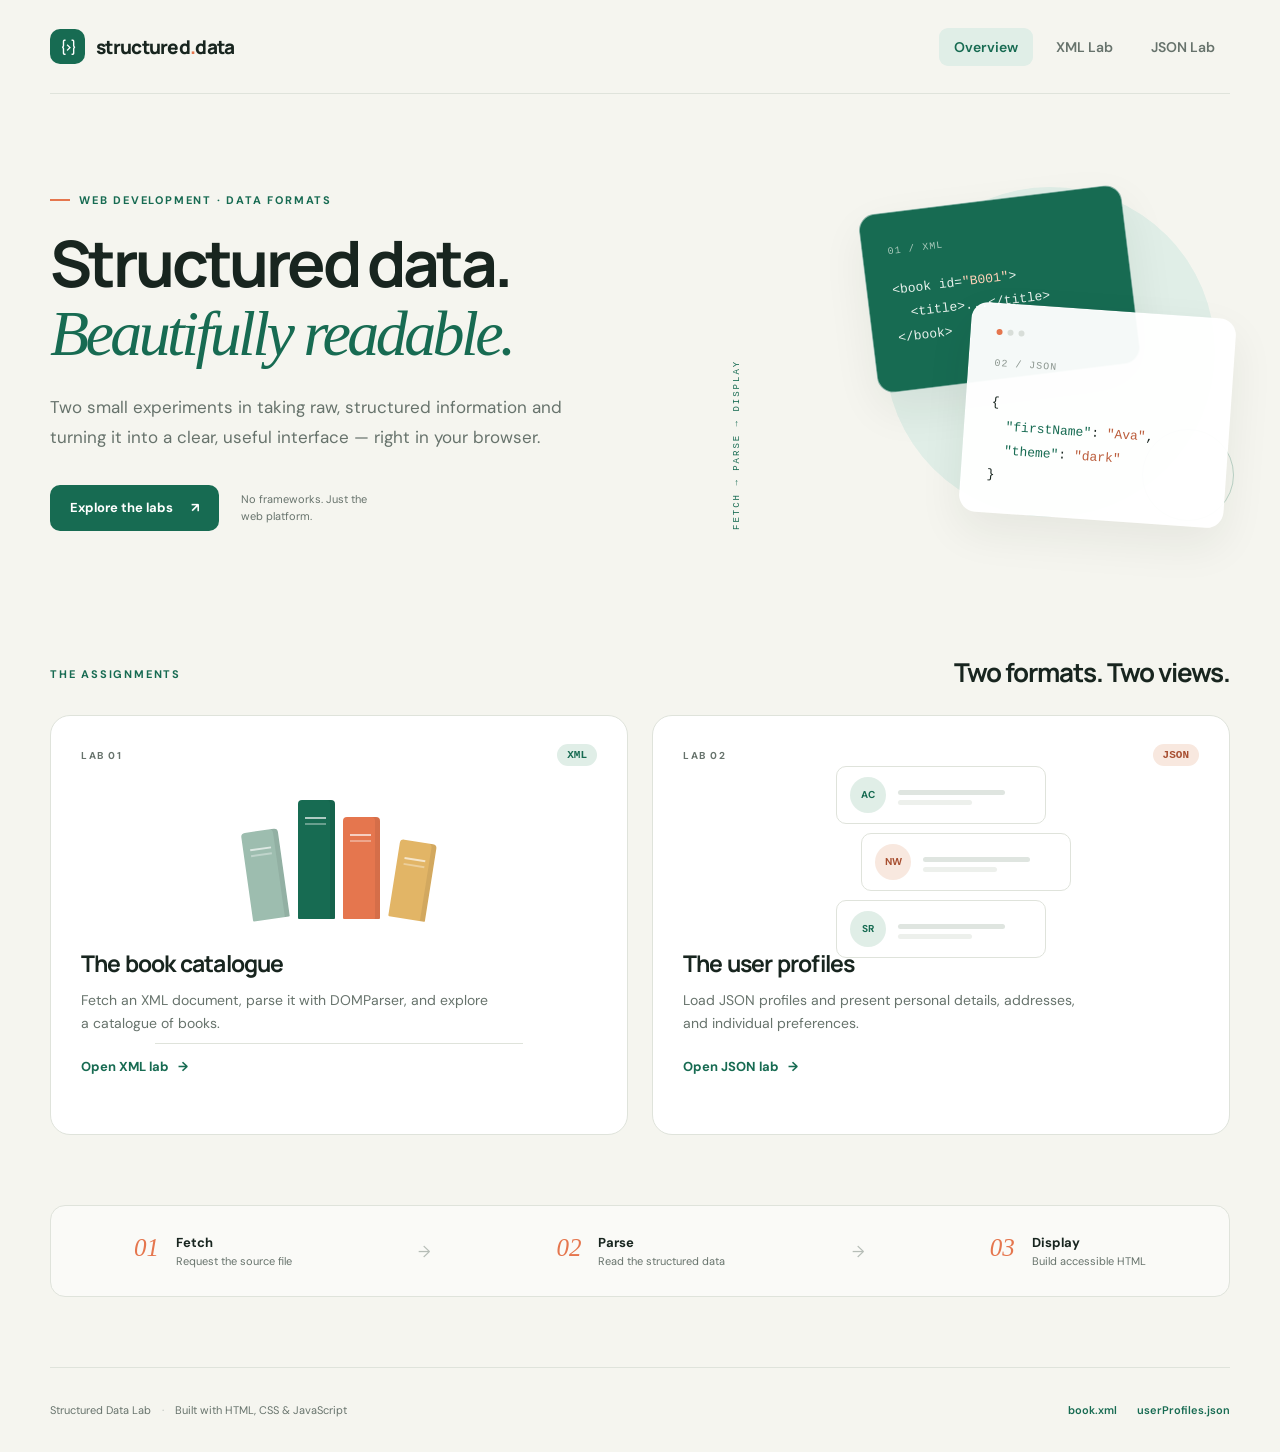
<file: index.html>
<!DOCTYPE html>
<html lang="en">
<head>
  <meta charset="UTF-8">
  <meta name="viewport" content="width=device-width, initial-scale=1.0">
  <meta name="description" content="Two interactive labs that turn XML and JSON data into accessible web interfaces.">
  <title>Structured Data Lab</title>
  <link rel="icon" href="favicon.svg" type="image/svg+xml">
  <link rel="stylesheet" href="styles.css">
</head>
<body>
  <header class="site-header">
    <a class="brand" href="index.html" aria-label="Structured Data Lab home">
      <span class="brand-mark" aria-hidden="true">{&gt;}</span>
      <span>structured<span class="brand-dot">.</span>data</span>
    </a>
    <nav class="site-nav" aria-label="Main navigation">
      <a class="active" href="index.html" aria-current="page">Overview</a>
      <a href="books.html">XML Lab</a>
      <a href="profiles.html">JSON Lab</a>
    </nav>
  </header>

  <main>
    <section class="home-hero">
      <div class="hero-copy">
        <p class="eyebrow"><span></span> Web development · Data formats</p>
        <h1>Structured data.<br><em>Beautifully readable.</em></h1>
        <p class="hero-description">Two small experiments in taking raw, structured information and turning it into a clear, useful interface — right in your browser.</p>
        <div class="hero-actions">
          <a class="button button-primary" href="books.html">Explore the labs <span aria-hidden="true">↗</span></a>
          <span class="tech-note">No frameworks. Just the web platform.</span>
        </div>
      </div>
      <div class="hero-art" aria-hidden="true">
        <div class="code-card code-card-back">
          <span class="code-muted">01 / XML</span>
          <code>&lt;book id=<span class="code-string">"B001"</span>&gt;<br>&nbsp;&nbsp;&lt;title&gt;...&lt;/title&gt;<br>&lt;/book&gt;</code>
        </div>
        <div class="code-card code-card-front">
          <div class="window-dots"><i></i><i></i><i></i></div>
          <span class="code-muted">02 / JSON</span>
          <code>{<br>&nbsp;&nbsp;<span class="code-key">"firstName"</span>: <span class="code-string">"Ava"</span>,<br>&nbsp;&nbsp;<span class="code-key">"theme"</span>: <span class="code-string">"dark"</span><br>}</code>
        </div>
        <span class="art-label">FETCH → PARSE → DISPLAY</span>
      </div>
    </section>

    <section class="lab-section" aria-labelledby="labs-title">
      <div class="section-heading">
        <p class="eyebrow">The assignments</p>
        <h2 id="labs-title">Two formats. Two views.</h2>
      </div>
      <div class="lab-grid">
        <a class="lab-card xml-card" href="books.html">
          <div class="lab-card-top">
            <span class="lab-number">LAB 01</span>
            <span class="format-pill">XML</span>
          </div>
          <div class="lab-illustration book-illustration" aria-hidden="true">
            <span class="book-spine spine-one"></span>
            <span class="book-spine spine-two"></span>
            <span class="book-spine spine-three"></span>
            <span class="book-spine spine-four"></span>
            <span class="illustration-line"></span>
          </div>
          <div class="lab-card-content">
            <h3>The book catalogue</h3>
            <p>Fetch an XML document, parse it with DOMParser, and explore a catalogue of books.</p>
            <span class="card-link">Open XML lab <span aria-hidden="true">→</span></span>
          </div>
        </a>

        <a class="lab-card json-card" href="profiles.html">
          <div class="lab-card-top">
            <span class="lab-number">LAB 02</span>
            <span class="format-pill">JSON</span>
          </div>
          <div class="lab-illustration profile-illustration" aria-hidden="true">
            <div class="mini-profile"><i>AC</i><span></span><span></span></div>
            <div class="mini-profile"><i>NW</i><span></span><span></span></div>
            <div class="mini-profile"><i>SR</i><span></span><span></span></div>
          </div>
          <div class="lab-card-content">
            <h3>The user profiles</h3>
            <p>Load JSON profiles and present personal details, addresses, and individual preferences.</p>
            <span class="card-link">Open JSON lab <span aria-hidden="true">→</span></span>
          </div>
        </a>
      </div>
    </section>

    <section class="process-strip" aria-label="Shared implementation process">
      <div><span>01</span><strong>Fetch</strong><small>Request the source file</small></div>
      <b aria-hidden="true">→</b>
      <div><span>02</span><strong>Parse</strong><small>Read the structured data</small></div>
      <b aria-hidden="true">→</b>
      <div><span>03</span><strong>Display</strong><small>Build accessible HTML</small></div>
    </section>
  </main>

  <footer class="site-footer">
    <p>Structured Data Lab <span>·</span> Built with HTML, CSS &amp; JavaScript</p>
    <div><a href="book.xml">book.xml</a><a href="userProfiles.json">userProfiles.json</a></div>
  </footer>
</body>
</html>
</file>
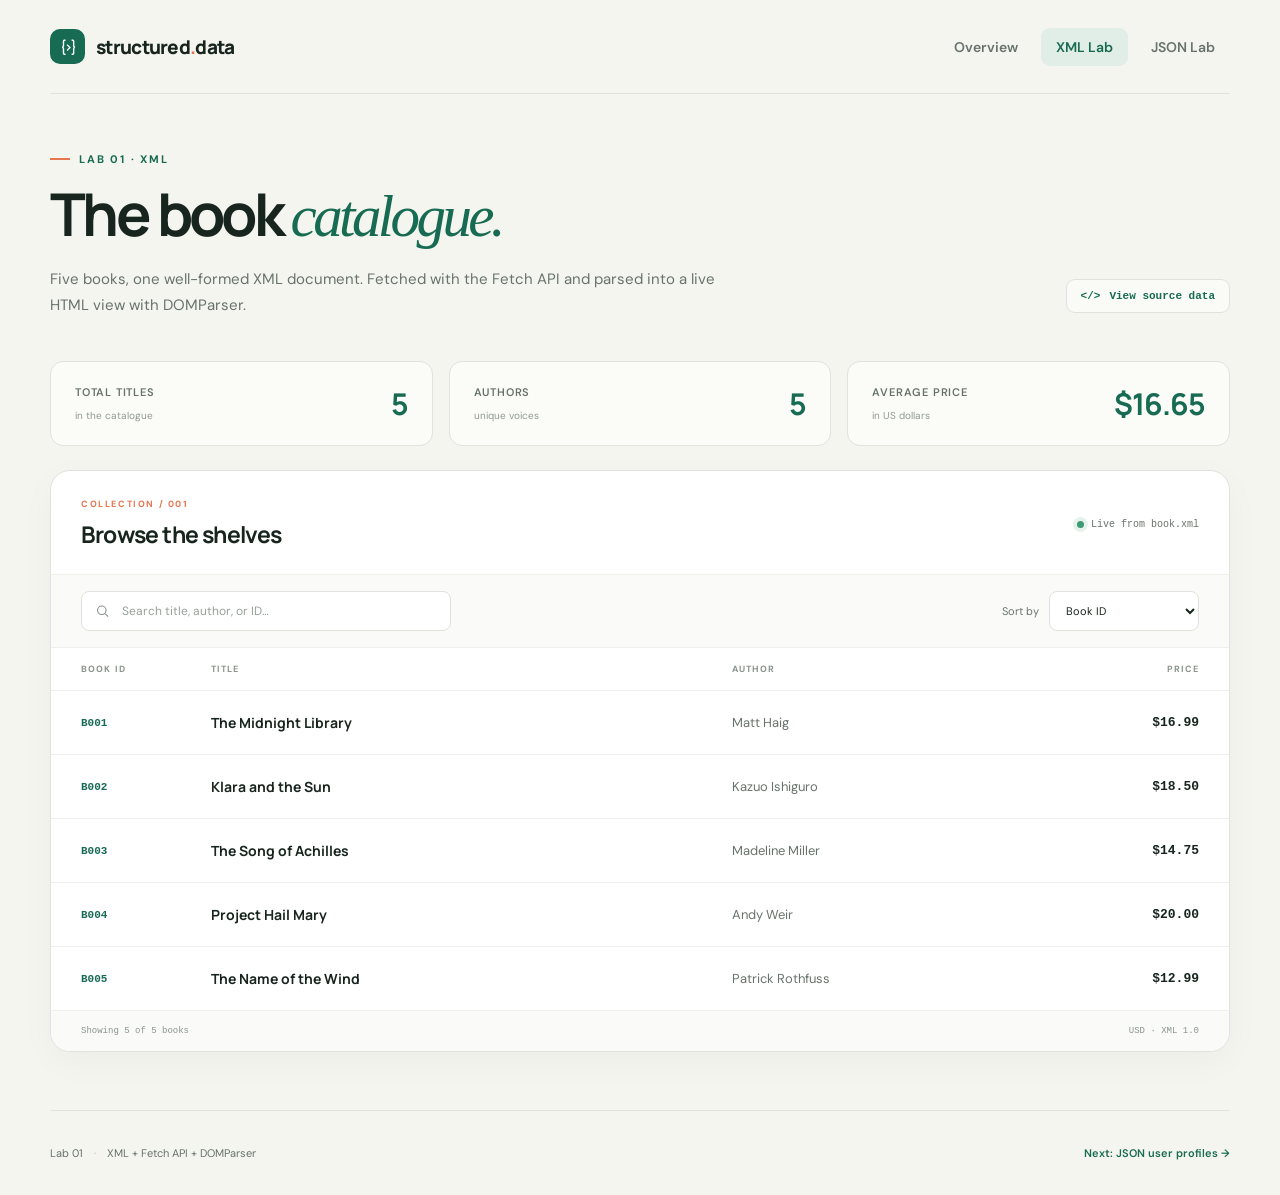
<file: books.html>
<!DOCTYPE html>
<html lang="en">
<head>
  <meta charset="UTF-8">
  <meta name="viewport" content="width=device-width, initial-scale=1.0">
  <meta name="description" content="An XML book catalogue fetched and parsed in the browser with DOMParser.">
  <title>XML Book Catalogue · Structured Data Lab</title>
  <link rel="icon" href="favicon.svg" type="image/svg+xml">
  <link rel="stylesheet" href="styles.css">
</head>
<body>
  <header class="site-header">
    <a class="brand" href="index.html" aria-label="Structured Data Lab home">
      <span class="brand-mark" aria-hidden="true">{&gt;}</span>
      <span>structured<span class="brand-dot">.</span>data</span>
    </a>
    <nav class="site-nav" aria-label="Main navigation">
      <a href="index.html">Overview</a>
      <a class="active" href="books.html" aria-current="page">XML Lab</a>
      <a href="profiles.html">JSON Lab</a>
    </nav>
  </header>

  <main class="data-page">
    <section class="page-heading">
      <div>
        <p class="eyebrow"><span></span> Lab 01 · XML</p>
        <h1>The book <em>catalogue.</em></h1>
        <p>Five books, one well-formed XML document. Fetched with the Fetch API and parsed into a live HTML view with DOMParser.</p>
      </div>
      <a class="source-link" href="book.xml"><span aria-hidden="true">&lt;/&gt;</span> View source data</a>
    </section>

    <section class="stats-grid" aria-label="Catalogue statistics">
      <article><span class="stat-label">Total titles</span><strong id="book-count">—</strong><small>in the catalogue</small></article>
      <article><span class="stat-label">Authors</span><strong id="author-count">—</strong><small>unique voices</small></article>
      <article><span class="stat-label">Average price</span><strong id="average-price">—</strong><small>in US dollars</small></article>
    </section>

    <section class="data-panel" aria-labelledby="catalogue-title">
      <div class="panel-header">
        <div>
          <span class="panel-kicker">COLLECTION / 001</span>
          <h2 id="catalogue-title">Browse the shelves</h2>
        </div>
        <div class="data-status"><span></span> Live from book.xml</div>
      </div>

      <div class="toolbar">
        <label class="search-field">
          <span class="sr-only">Search by title, author, or book ID</span>
          <svg viewBox="0 0 24 24" aria-hidden="true"><circle cx="11" cy="11" r="6"></circle><path d="m16 16 4 4"></path></svg>
          <input id="book-search" type="search" placeholder="Search title, author, or ID…" autocomplete="off">
        </label>
        <label class="sort-field">
          <span>Sort by</span>
          <select id="book-sort">
            <option value="id">Book ID</option>
            <option value="title">Title A–Z</option>
            <option value="author">Author A–Z</option>
            <option value="price-low">Price: low to high</option>
            <option value="price-high">Price: high to low</option>
          </select>
        </label>
      </div>

      <div id="books-loading" class="loading-state" role="status">
        <span class="loader" aria-hidden="true"></span>
        <p>Fetching and parsing the catalogue…</p>
      </div>

      <div id="books-error" class="error-state" role="alert" hidden>
        <strong>We couldn't load the catalogue.</strong>
        <p id="books-error-message"></p>
        <button id="books-retry" class="button button-primary" type="button">Try again</button>
      </div>

      <div id="books-content" hidden>
        <div class="table-wrap">
          <table>
            <caption class="sr-only">Books loaded from book.xml</caption>
            <thead><tr><th scope="col">Book ID</th><th scope="col">Title</th><th scope="col">Author</th><th scope="col">Price</th></tr></thead>
            <tbody id="book-table-body"></tbody>
          </table>
        </div>
        <div class="panel-footer"><span id="book-results"></span><span>USD · XML 1.0</span></div>
      </div>
    </section>
  </main>

  <footer class="site-footer">
    <p>Lab 01 <span>·</span> XML + Fetch API + DOMParser</p>
    <a href="profiles.html">Next: JSON user profiles <span aria-hidden="true">→</span></a>
  </footer>
  <script src="books.js"></script>
</body>
</html>
</file>
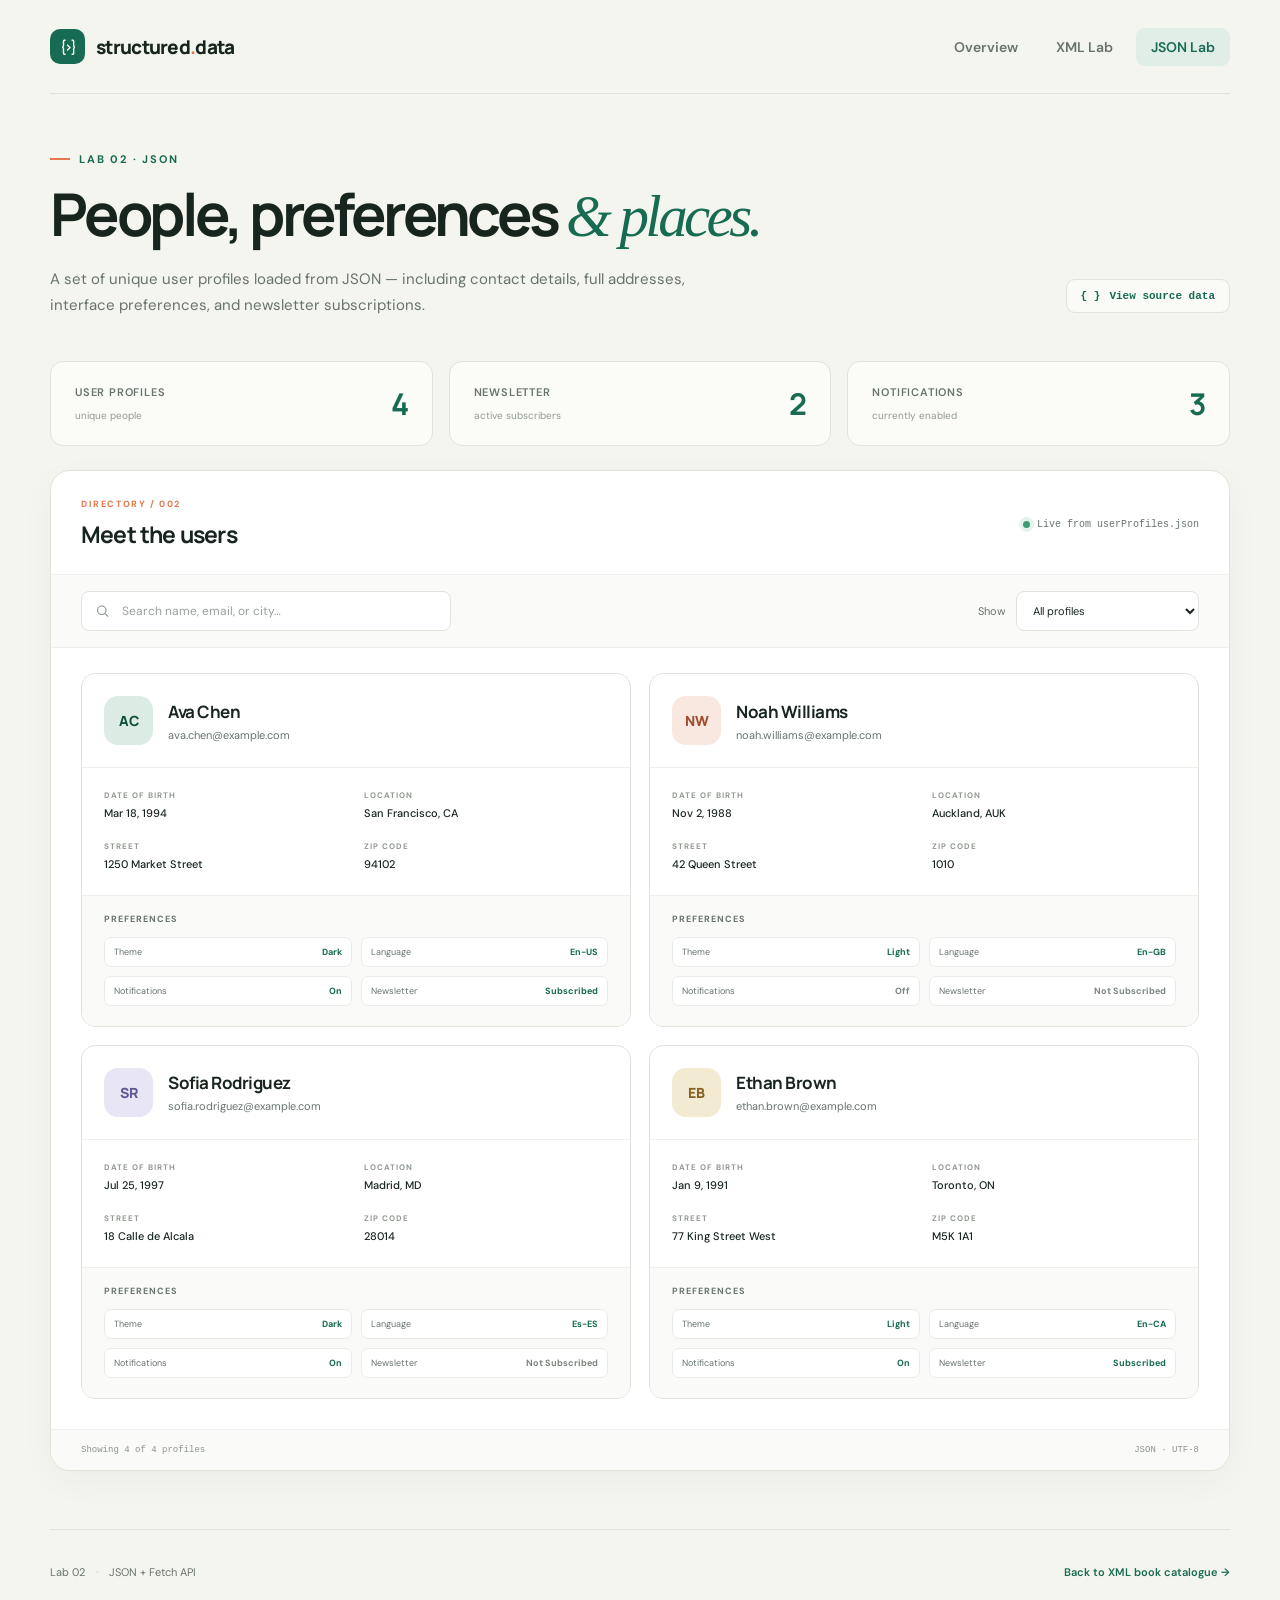
<file: profiles.html>
<!DOCTYPE html>
<html lang="en">
<head>
  <meta charset="UTF-8">
  <meta name="viewport" content="width=device-width, initial-scale=1.0">
  <meta name="description" content="JSON user profiles fetched and displayed as accessible profile cards.">
  <title>JSON User Profiles · Structured Data Lab</title>
  <link rel="icon" href="favicon.svg" type="image/svg+xml">
  <link rel="stylesheet" href="styles.css">
</head>
<body>
  <header class="site-header">
    <a class="brand" href="index.html" aria-label="Structured Data Lab home">
      <span class="brand-mark" aria-hidden="true">{&gt;}</span>
      <span>structured<span class="brand-dot">.</span>data</span>
    </a>
    <nav class="site-nav" aria-label="Main navigation">
      <a href="index.html">Overview</a>
      <a href="books.html">XML Lab</a>
      <a class="active" href="profiles.html" aria-current="page">JSON Lab</a>
    </nav>
  </header>

  <main class="data-page">
    <section class="page-heading">
      <div>
        <p class="eyebrow"><span></span> Lab 02 · JSON</p>
        <h1>People, preferences <em>&amp; places.</em></h1>
        <p>A set of unique user profiles loaded from JSON — including contact details, full addresses, interface preferences, and newsletter subscriptions.</p>
      </div>
      <a class="source-link" href="userProfiles.json"><span aria-hidden="true">{ }</span> View source data</a>
    </section>

    <section class="stats-grid" aria-label="User profile statistics">
      <article><span class="stat-label">User profiles</span><strong id="profile-count">—</strong><small>unique people</small></article>
      <article><span class="stat-label">Newsletter</span><strong id="subscription-count">—</strong><small>active subscribers</small></article>
      <article><span class="stat-label">Notifications</span><strong id="notification-count">—</strong><small>currently enabled</small></article>
    </section>

    <section class="data-panel" aria-labelledby="profiles-title">
      <div class="panel-header">
        <div>
          <span class="panel-kicker">DIRECTORY / 002</span>
          <h2 id="profiles-title">Meet the users</h2>
        </div>
        <div class="data-status"><span></span> Live from userProfiles.json</div>
      </div>

      <div class="toolbar">
        <label class="search-field">
          <span class="sr-only">Search by name, email, or city</span>
          <svg viewBox="0 0 24 24" aria-hidden="true"><circle cx="11" cy="11" r="6"></circle><path d="m16 16 4 4"></path></svg>
          <input id="profile-search" type="search" placeholder="Search name, email, or city…" autocomplete="off">
        </label>
        <label class="sort-field">
          <span>Show</span>
          <select id="profile-filter">
            <option value="all">All profiles</option>
            <option value="subscribed">Newsletter subscribers</option>
            <option value="notifications">Notifications enabled</option>
          </select>
        </label>
      </div>

      <div id="profiles-loading" class="loading-state" role="status">
        <span class="loader" aria-hidden="true"></span>
        <p>Fetching and parsing user profiles…</p>
      </div>

      <div id="profiles-error" class="error-state" role="alert" hidden>
        <strong>We couldn't load the profiles.</strong>
        <p id="profiles-error-message"></p>
        <button id="profiles-retry" class="button button-primary" type="button">Try again</button>
      </div>

      <div id="profiles-content" hidden>
        <div id="profile-grid" class="profile-grid"></div>
        <div class="panel-footer"><span id="profile-results"></span><span>JSON · UTF-8</span></div>
      </div>
    </section>
  </main>

  <footer class="site-footer">
    <p>Lab 02 <span>·</span> JSON + Fetch API</p>
    <a href="books.html">Back to XML book catalogue <span aria-hidden="true">→</span></a>
  </footer>
  <script src="profiles.js"></script>
</body>
</html>
</file>
<file: styles.css>
@import url('https://fonts.googleapis.com/css2?family=DM+Sans:wght@400;500;600;700&family=Manrope:wght@400;500;600;700;800&display=swap');

:root {
  --paper: #f5f5ef;
  --surface: #ffffff;
  --ink: #18251f;
  --muted: #67736c;
  --line: #dfe3db;
  --green: #176b52;
  --green-dark: #0f4f3c;
  --green-soft: #e0eee7;
  --orange: #e5764e;
  --orange-soft: #f8e8df;
  --shadow: 0 18px 45px rgba(24, 37, 31, 0.07);
  --radius: 20px;
}

* {
  box-sizing: border-box;
}

html {
  scroll-behavior: smooth;
}

body {
  margin: 0;
  min-width: 320px;
  color: var(--ink);
  background: var(--paper);
  font-family: 'DM Sans', Arial, sans-serif;
  -webkit-font-smoothing: antialiased;
}

button,
input,
select {
  font: inherit;
}

a {
  color: inherit;
  text-decoration: none;
}

a,
button,
input,
select {
  -webkit-tap-highlight-color: transparent;
}

a:focus-visible,
button:focus-visible,
input:focus-visible,
select:focus-visible {
  outline: 3px solid rgba(23, 107, 82, 0.3);
  outline-offset: 4px;
}

[hidden] {
  display: none !important;
}

.sr-only {
  position: absolute;
  width: 1px;
  height: 1px;
  padding: 0;
  margin: -1px;
  overflow: hidden;
  clip: rect(0, 0, 0, 0);
  white-space: nowrap;
  border: 0;
}

.site-header {
  width: min(1180px, calc(100% - 64px));
  height: 94px;
  margin: 0 auto;
  display: flex;
  align-items: center;
  justify-content: space-between;
  border-bottom: 1px solid var(--line);
}

.brand {
  display: inline-flex;
  align-items: center;
  gap: 11px;
  font-family: 'Manrope', sans-serif;
  font-size: 19px;
  font-weight: 800;
  letter-spacing: -0.7px;
}

.brand-mark {
  display: grid;
  width: 35px;
  height: 35px;
  place-items: center;
  border-radius: 10px;
  color: #fff;
  background: var(--green);
  font-size: 14px;
  font-weight: 600;
  letter-spacing: -2px;
}

.brand-dot {
  color: var(--orange);
}

.site-nav {
  display: flex;
  align-items: center;
  gap: 8px;
}

.site-nav a {
  position: relative;
  padding: 10px 15px;
  border-radius: 9px;
  color: var(--muted);
  font-size: 14px;
  font-weight: 600;
  transition: color 160ms ease, background 160ms ease;
}

.site-nav a:hover {
  color: var(--ink);
  background: rgba(255, 255, 255, 0.7);
}

.site-nav a.active {
  color: var(--green);
  background: var(--green-soft);
}

main {
  width: min(1180px, calc(100% - 64px));
  margin: 0 auto;
}

.home-hero {
  min-height: 540px;
  display: grid;
  grid-template-columns: 1.1fr 0.9fr;
  align-items: center;
  gap: 70px;
  padding: 66px 0 70px;
}

.eyebrow {
  display: flex;
  align-items: center;
  gap: 9px;
  margin: 0 0 22px;
  color: var(--green);
  font-size: 11px;
  font-weight: 700;
  letter-spacing: 1.8px;
  text-transform: uppercase;
}

.eyebrow > span {
  width: 20px;
  height: 2px;
  background: var(--orange);
}

h1,
h2,
h3,
h4,
p {
  margin-top: 0;
}

h1,
h2,
h3 {
  font-family: 'Manrope', sans-serif;
}

.home-hero h1,
.page-heading h1 {
  margin-bottom: 25px;
  font-size: clamp(44px, 5vw, 67px);
  line-height: 1.06;
  letter-spacing: -3.6px;
  font-weight: 700;
}

h1 em {
  color: var(--green);
  font-family: Georgia, serif;
  font-weight: 400;
}

.hero-description {
  max-width: 530px;
  margin-bottom: 32px;
  color: var(--muted);
  font-size: 17px;
  line-height: 1.75;
}

.hero-actions {
  display: flex;
  align-items: center;
  gap: 22px;
}

.button {
  display: inline-flex;
  min-height: 46px;
  align-items: center;
  justify-content: center;
  gap: 18px;
  padding: 0 20px;
  border: 0;
  border-radius: 10px;
  cursor: pointer;
  font-size: 13px;
  font-weight: 700;
  transition: transform 160ms ease, background 160ms ease;
}

.button:hover {
  transform: translateY(-2px);
}

.button-primary {
  color: #fff;
  background: var(--green);
}

.button-primary:hover {
  background: var(--green-dark);
}

.tech-note {
  max-width: 150px;
  color: var(--muted);
  font-size: 11px;
  line-height: 1.5;
}

.hero-art {
  position: relative;
  height: 370px;
}

.hero-art::before {
  position: absolute;
  content: '';
  width: 330px;
  height: 330px;
  top: 10px;
  right: 15px;
  border-radius: 50%;
  background: var(--green-soft);
}

.hero-art::after {
  position: absolute;
  content: '';
  width: 90px;
  height: 90px;
  right: -4px;
  bottom: 26px;
  border: 1px solid rgba(23, 107, 82, 0.25);
  border-radius: 50%;
}

.code-card {
  position: absolute;
  z-index: 1;
  width: 265px;
  min-height: 180px;
  padding: 25px;
  border: 1px solid rgba(255, 255, 255, 0.5);
  border-radius: 17px;
  box-shadow: var(--shadow);
}

.code-card code {
  display: block;
  margin-top: 20px;
  font-size: 13px;
  line-height: 1.85;
}

.code-card-back {
  top: 22px;
  right: 98px;
  color: #e9f2ed;
  background: var(--green);
  transform: rotate(-7deg);
}

.code-card-front {
  right: 0;
  bottom: 27px;
  background: rgba(255, 255, 255, 0.96);
  transform: rotate(4deg);
}

.code-muted {
  color: #8b968f;
  font-family: monospace;
  font-size: 10px;
  letter-spacing: 1px;
}

.code-card-back .code-muted {
  color: #a8c8ba;
}

.code-string {
  color: #bb5d3c;
}

.code-card-back .code-string {
  color: #ffd2b8;
}

.code-key {
  color: var(--green);
}

.window-dots {
  display: flex;
  gap: 5px;
  margin-bottom: 15px;
}

.window-dots i {
  width: 6px;
  height: 6px;
  border-radius: 50%;
  background: #d8ded9;
}

.window-dots i:first-child {
  background: var(--orange);
}

.art-label {
  position: absolute;
  z-index: 2;
  left: 6px;
  bottom: 12px;
  color: var(--green);
  font-family: monospace;
  font-size: 9px;
  letter-spacing: 2px;
  transform: rotate(-90deg);
  transform-origin: left center;
}

.lab-section {
  padding: 20px 0 70px;
}

.section-heading {
  display: flex;
  align-items: end;
  justify-content: space-between;
  margin-bottom: 25px;
}

.section-heading .eyebrow {
  margin-bottom: 9px;
}

.section-heading h2 {
  margin: 0;
  font-size: 26px;
  letter-spacing: -1px;
}

.lab-grid {
  display: grid;
  grid-template-columns: repeat(2, 1fr);
  gap: 24px;
}

.lab-card {
  position: relative;
  overflow: hidden;
  min-height: 420px;
  padding: 28px 30px 30px;
  border: 1px solid var(--line);
  border-radius: var(--radius);
  background: var(--surface);
  transition: transform 200ms ease, box-shadow 200ms ease;
}

.lab-card:hover {
  transform: translateY(-5px);
  box-shadow: var(--shadow);
}

.lab-card-top {
  display: flex;
  align-items: center;
  justify-content: space-between;
}

.lab-number,
.panel-kicker {
  color: var(--muted);
  font-size: 10px;
  font-weight: 700;
  letter-spacing: 1.6px;
}

.format-pill {
  padding: 5px 10px;
  border-radius: 20px;
  color: var(--green);
  background: var(--green-soft);
  font-family: monospace;
  font-size: 11px;
  font-weight: 700;
}

.json-card .format-pill {
  color: #a74e30;
  background: var(--orange-soft);
}

.lab-illustration {
  height: 155px;
  margin: 18px 0 8px;
}

.book-illustration {
  display: flex;
  align-items: end;
  justify-content: center;
  gap: 8px;
  padding-bottom: 20px;
}

.book-spine {
  position: relative;
  display: block;
  width: 37px;
  border-radius: 4px 4px 1px 1px;
  box-shadow: inset -5px 0 rgba(0, 0, 0, 0.07);
}

.book-spine::after {
  position: absolute;
  content: '';
  top: 17px;
  left: 7px;
  right: 9px;
  height: 2px;
  background: rgba(255, 255, 255, 0.65);
  box-shadow: 0 6px rgba(255, 255, 255, 0.35);
}

.spine-one {
  height: 89px;
  background: #9dbdaf;
  transform: rotate(-8deg);
  transform-origin: bottom;
}

.spine-two {
  height: 119px;
  background: var(--green);
}

.spine-three {
  height: 102px;
  background: var(--orange);
}

.spine-four {
  height: 78px;
  background: #e2b566;
  transform: rotate(9deg);
  transform-origin: bottom;
}

.illustration-line {
  position: absolute;
  left: 18%;
  right: 18%;
  bottom: 90px;
  height: 1px;
  background: var(--line);
}

.profile-illustration {
  display: flex;
  flex-direction: column;
  align-items: center;
  justify-content: center;
  gap: 9px;
}

.mini-profile {
  display: grid;
  width: 210px;
  grid-template-columns: 36px 1fr;
  grid-template-rows: 1fr 1fr;
  column-gap: 12px;
  padding: 10px 13px;
  border: 1px solid var(--line);
  border-radius: 10px;
  background: #fff;
}

.mini-profile:nth-child(2) {
  transform: translateX(25px);
}

.mini-profile i {
  display: grid;
  grid-row: 1 / 3;
  width: 36px;
  height: 36px;
  place-items: center;
  border-radius: 50%;
  color: var(--green);
  background: var(--green-soft);
  font-size: 10px;
  font-style: normal;
  font-weight: 700;
}

.mini-profile:nth-child(2) i {
  color: #a74e30;
  background: var(--orange-soft);
}

.mini-profile span {
  width: 80%;
  height: 5px;
  align-self: end;
  border-radius: 5px;
  background: #dfe5e0;
}

.mini-profile span:last-child {
  width: 55%;
  align-self: start;
  margin-top: 5px;
  background: #edf0ec;
}

.lab-card-content h3 {
  margin-bottom: 10px;
  font-size: 23px;
  letter-spacing: -0.8px;
}

.lab-card-content p {
  max-width: 410px;
  margin-bottom: 20px;
  color: var(--muted);
  font-size: 14px;
  line-height: 1.65;
}

.card-link {
  color: var(--green);
  font-size: 13px;
  font-weight: 700;
}

.card-link span {
  display: inline-block;
  margin-left: 6px;
  transition: transform 160ms ease;
}

.lab-card:hover .card-link span {
  transform: translateX(4px);
}

.process-strip {
  display: flex;
  align-items: center;
  justify-content: space-around;
  gap: 30px;
  margin-bottom: 70px;
  padding: 28px 35px;
  border: 1px solid var(--line);
  border-radius: 15px;
  background: rgba(255, 255, 255, 0.45);
}

.process-strip div {
  display: grid;
  grid-template-columns: 30px auto;
  column-gap: 12px;
}

.process-strip div > span {
  grid-row: 1 / 3;
  color: var(--orange);
  font-family: Georgia, serif;
  font-size: 25px;
  font-style: italic;
}

.process-strip strong {
  font-size: 13px;
}

.process-strip small {
  margin-top: 3px;
  color: var(--muted);
  font-size: 11px;
}

.process-strip > b {
  color: #b6bdb7;
  font-weight: 400;
}

.site-footer {
  width: min(1180px, calc(100% - 64px));
  min-height: 85px;
  margin: 0 auto;
  display: flex;
  align-items: center;
  justify-content: space-between;
  gap: 20px;
  border-top: 1px solid var(--line);
  color: var(--muted);
  font-size: 11px;
}

.site-footer p {
  margin: 0;
}

.site-footer p span {
  margin: 0 8px;
  color: #b1b8b2;
}

.site-footer div {
  display: flex;
  gap: 20px;
}

.site-footer a {
  color: var(--green);
  font-weight: 600;
}

/* Data pages */
.data-page {
  padding-top: 58px;
}

.page-heading {
  display: flex;
  align-items: end;
  justify-content: space-between;
  gap: 40px;
  margin-bottom: 43px;
}

.page-heading > div {
  max-width: 770px;
}

.page-heading .eyebrow {
  margin-bottom: 17px;
}

.page-heading h1 {
  margin-bottom: 18px;
  font-size: clamp(40px, 4.8vw, 59px);
}

.page-heading p:not(.eyebrow) {
  max-width: 680px;
  margin-bottom: 0;
  color: var(--muted);
  font-size: 15px;
  line-height: 1.75;
}

.source-link {
  flex: 0 0 auto;
  display: inline-flex;
  align-items: center;
  gap: 9px;
  margin-bottom: 5px;
  padding: 10px 14px;
  border: 1px solid var(--line);
  border-radius: 9px;
  color: var(--green);
  background: rgba(255, 255, 255, 0.55);
  font-family: monospace;
  font-size: 11px;
  font-weight: 700;
}

.source-link:hover {
  background: #fff;
}

.stats-grid {
  display: grid;
  grid-template-columns: repeat(3, 1fr);
  gap: 16px;
  margin-bottom: 24px;
}

.stats-grid article {
  display: grid;
  grid-template-columns: 1fr auto;
  align-items: center;
  padding: 21px 24px;
  border: 1px solid var(--line);
  border-radius: 13px;
  background: rgba(255, 255, 255, 0.6);
}

.stat-label {
  color: var(--muted);
  font-size: 11px;
  font-weight: 600;
  text-transform: uppercase;
  letter-spacing: 0.8px;
}

.stats-grid strong {
  grid-row: 1 / 3;
  grid-column: 2;
  color: var(--green);
  font-family: 'Manrope', sans-serif;
  font-size: 30px;
  letter-spacing: -1px;
}

.stats-grid small {
  margin-top: 5px;
  color: #929a94;
  font-size: 10px;
}

.data-panel {
  overflow: hidden;
  margin-bottom: 58px;
  border: 1px solid var(--line);
  border-radius: var(--radius);
  background: var(--surface);
  box-shadow: 0 10px 35px rgba(24, 37, 31, 0.035);
}

.panel-header {
  display: flex;
  align-items: center;
  justify-content: space-between;
  gap: 20px;
  padding: 27px 30px 24px;
}

.panel-kicker {
  display: block;
  margin-bottom: 8px;
  color: var(--orange);
  font-size: 9px;
}

.panel-header h2 {
  margin: 0;
  font-size: 23px;
  letter-spacing: -0.8px;
}

.data-status {
  display: flex;
  align-items: center;
  gap: 7px;
  color: var(--muted);
  font-family: monospace;
  font-size: 10px;
}

.data-status > span {
  width: 7px;
  height: 7px;
  border-radius: 50%;
  background: #3c9b73;
  box-shadow: 0 0 0 4px #e6f3ec;
}

.toolbar {
  display: flex;
  align-items: center;
  justify-content: space-between;
  gap: 15px;
  padding: 16px 30px;
  border-top: 1px solid #edf0eb;
  border-bottom: 1px solid #edf0eb;
  background: #fafbf8;
}

.search-field {
  position: relative;
  width: min(370px, 100%);
}

.search-field svg {
  position: absolute;
  width: 17px;
  height: 17px;
  top: 50%;
  left: 13px;
  fill: none;
  stroke: #89938c;
  stroke-width: 1.6;
  transform: translateY(-50%);
}

.search-field input {
  width: 100%;
  height: 40px;
  padding: 0 13px 0 40px;
  border: 1px solid var(--line);
  border-radius: 8px;
  color: var(--ink);
  background: #fff;
  font-size: 12px;
}

.search-field input::placeholder {
  color: #98a09a;
}

.sort-field {
  display: flex;
  align-items: center;
  gap: 10px;
  color: var(--muted);
  font-size: 11px;
}

.sort-field select {
  height: 40px;
  padding: 0 30px 0 12px;
  border: 1px solid var(--line);
  border-radius: 8px;
  color: var(--ink);
  background: #fff;
  font-size: 11px;
  cursor: pointer;
}

.loading-state,
.error-state {
  min-height: 260px;
  display: flex;
  flex-direction: column;
  align-items: center;
  justify-content: center;
  padding: 35px;
  text-align: center;
}

.loading-state p,
.error-state p {
  margin: 16px 0 0;
  color: var(--muted);
  font-size: 13px;
}

.error-state strong {
  font-size: 17px;
}

.error-state .button {
  margin-top: 22px;
}

.loader {
  width: 29px;
  height: 29px;
  border: 3px solid var(--green-soft);
  border-top-color: var(--green);
  border-radius: 50%;
  animation: spin 800ms linear infinite;
}

@keyframes spin {
  to { transform: rotate(360deg); }
}

.table-wrap {
  overflow-x: auto;
}

table {
  width: 100%;
  border-collapse: collapse;
  text-align: left;
}

th {
  padding: 15px 30px;
  color: #8a938c;
  background: #fff;
  font-size: 9px;
  font-weight: 700;
  letter-spacing: 1.1px;
  text-transform: uppercase;
}

td {
  padding: 22px 30px;
  border-top: 1px solid #edf0eb;
  color: var(--muted);
  font-size: 13px;
}

tbody tr {
  transition: background 140ms ease;
}

tbody tr:hover {
  background: #fafbf8;
}

.book-id {
  width: 130px;
  color: var(--green);
  font-family: monospace;
  font-size: 11px;
  font-weight: 700;
}

.book-title {
  min-width: 230px;
  color: var(--ink);
  font-family: 'Manrope', sans-serif;
  font-size: 14px;
  font-weight: 700;
}

.book-author {
  min-width: 180px;
}

.book-price {
  width: 120px;
  color: var(--ink);
  font-family: monospace;
  font-weight: 700;
  text-align: right;
}

th:last-child {
  text-align: right;
}

.empty-state {
  width: 100%;
  padding: 50px 30px !important;
  color: var(--muted);
  text-align: center !important;
}

.panel-footer {
  display: flex;
  justify-content: space-between;
  gap: 20px;
  padding: 15px 30px;
  border-top: 1px solid #edf0eb;
  color: #8a938c;
  background: #fafbf8;
  font-family: monospace;
  font-size: 9px;
}

/* Profile cards */
.profile-grid {
  display: grid;
  grid-template-columns: repeat(2, minmax(0, 1fr));
  gap: 18px;
  padding: 25px 30px 30px;
}

.profile-card {
  overflow: hidden;
  border: 1px solid var(--line);
  border-radius: 14px;
  background: #fff;
  animation: card-in 350ms both;
  animation-delay: calc(var(--card-index) * 60ms);
}

@keyframes card-in {
  from { opacity: 0; transform: translateY(8px); }
  to { opacity: 1; transform: translateY(0); }
}

.profile-card-header {
  display: flex;
  align-items: center;
  gap: 15px;
  padding: 22px;
  border-bottom: 1px solid #edf0eb;
}

.avatar {
  flex: 0 0 auto;
  display: grid;
  width: 49px;
  height: 49px;
  place-items: center;
  border-radius: 14px;
  color: var(--green-dark);
  background: #dcece4;
  font-family: 'Manrope', sans-serif;
  font-size: 14px;
  font-weight: 800;
}

.avatar-2 {
  color: #9d4e32;
  background: var(--orange-soft);
}

.avatar-3 {
  color: #5d5797;
  background: #e8e5f4;
}

.avatar-4 {
  color: #876221;
  background: #f3ead2;
}

.profile-identity {
  min-width: 0;
}

.profile-identity h3 {
  margin: 0 0 5px;
  font-size: 17px;
  letter-spacing: -0.5px;
}

.profile-email {
  display: block;
  overflow: hidden;
  color: var(--muted);
  font-size: 11px;
  text-overflow: ellipsis;
}

.profile-email:hover {
  color: var(--green);
}

.profile-details {
  display: grid;
  grid-template-columns: repeat(2, minmax(0, 1fr));
  gap: 19px 15px;
  padding: 22px;
}

.profile-detail {
  min-width: 0;
}

.detail-label {
  display: block;
  margin-bottom: 6px;
  color: #919991;
  font-size: 8px;
  font-weight: 700;
  letter-spacing: 1px;
}

.detail-value {
  display: block;
  overflow-wrap: anywhere;
  color: var(--ink);
  font-size: 11px;
  font-weight: 500;
  line-height: 1.45;
}

.preferences {
  padding: 17px 22px 20px;
  border-top: 1px solid #edf0eb;
  background: #fafbf8;
}

.preferences h4 {
  margin-bottom: 12px;
  color: var(--muted);
  font-size: 9px;
  letter-spacing: 1px;
  text-transform: uppercase;
}

.preference-grid {
  display: grid;
  grid-template-columns: repeat(2, minmax(0, 1fr));
  gap: 9px;
}

.preference-item {
  display: flex;
  min-width: 0;
  align-items: center;
  justify-content: space-between;
  gap: 6px;
  padding: 8px 9px;
  border: 1px solid #e8ece6;
  border-radius: 7px;
  background: #fff;
  font-size: 9px;
}

.preference-label {
  color: var(--muted);
}

.preference-value {
  overflow: hidden;
  color: #7c857e;
  font-weight: 700;
  text-overflow: ellipsis;
  text-transform: capitalize;
  white-space: nowrap;
}

.preference-value.is-active {
  color: var(--green);
}

@media (max-width: 900px) {
  .home-hero {
    grid-template-columns: 1fr 0.75fr;
    gap: 25px;
  }

  .hero-art {
    transform: scale(0.82);
    transform-origin: center right;
  }

  .hero-actions {
    align-items: flex-start;
    flex-direction: column;
  }

  .tech-note {
    max-width: none;
  }

  .profile-grid {
    grid-template-columns: 1fr;
  }
}

@media (max-width: 700px) {
  .site-header,
  main,
  .site-footer {
    width: min(100% - 36px, 1180px);
  }

  .site-header {
    height: auto;
    min-height: 82px;
    gap: 15px;
  }

  .brand {
    font-size: 16px;
  }

  .brand-mark {
    width: 31px;
    height: 31px;
  }

  .site-nav {
    gap: 2px;
  }

  .site-nav a {
    padding: 8px;
    font-size: 11px;
  }

  .site-nav a:first-child {
    display: none;
  }

  .home-hero {
    min-height: auto;
    grid-template-columns: 1fr;
    padding: 52px 0 45px;
  }

  .home-hero h1,
  .page-heading h1 {
    letter-spacing: -2.5px;
  }

  .hero-description {
    font-size: 15px;
  }

  .hero-actions {
    flex-direction: row;
    align-items: center;
  }

  .hero-art {
    width: 100%;
    max-width: 420px;
    height: 320px;
    margin: 0 auto;
    transform: scale(0.9);
    transform-origin: center;
  }

  .lab-grid {
    grid-template-columns: 1fr;
  }

  .process-strip {
    align-items: flex-start;
    flex-direction: column;
    gap: 20px;
  }

  .process-strip > b {
    display: none;
  }

  .data-page {
    padding-top: 42px;
  }

  .page-heading {
    align-items: flex-start;
    flex-direction: column;
    gap: 22px;
  }

  .stats-grid {
    gap: 8px;
  }

  .stats-grid article {
    display: flex;
    align-items: flex-start;
    flex-direction: column;
    padding: 16px;
  }

  .stats-grid strong {
    order: -1;
    margin-bottom: 8px;
    font-size: 25px;
  }

  .stats-grid small {
    display: none;
  }

  .stat-label {
    font-size: 9px;
  }

  .panel-header,
  .toolbar {
    padding-left: 20px;
    padding-right: 20px;
  }

  .data-status {
    display: none;
  }

  .toolbar {
    align-items: stretch;
    flex-direction: column;
  }

  .search-field {
    width: 100%;
  }

  .sort-field {
    justify-content: space-between;
  }

  th,
  td {
    padding-right: 20px;
    padding-left: 20px;
  }

  .profile-grid {
    padding: 20px;
  }

  .site-footer {
    min-height: 100px;
    align-items: flex-start;
    flex-direction: column;
    justify-content: center;
    gap: 10px;
  }
}

@media (max-width: 420px) {
  .brand > span:last-child {
    display: none;
  }

  .home-hero h1 {
    font-size: 42px;
  }

  .hero-actions {
    align-items: flex-start;
    flex-direction: column;
  }

  .hero-art {
    left: -15px;
    width: calc(100% + 30px);
    transform: scale(0.8);
  }

  .lab-card {
    padding: 23px;
  }

  .profile-details,
  .preference-grid {
    grid-template-columns: 1fr;
  }

  .panel-footer {
    padding-right: 20px;
    padding-left: 20px;
  }

  .panel-footer span:last-child {
    display: none;
  }
}

@media (prefers-reduced-motion: reduce) {
  *,
  *::before,
  *::after {
    scroll-behavior: auto !important;
    animation-duration: 0.01ms !important;
    animation-iteration-count: 1 !important;
    transition-duration: 0.01ms !important;
  }
}
</file>
